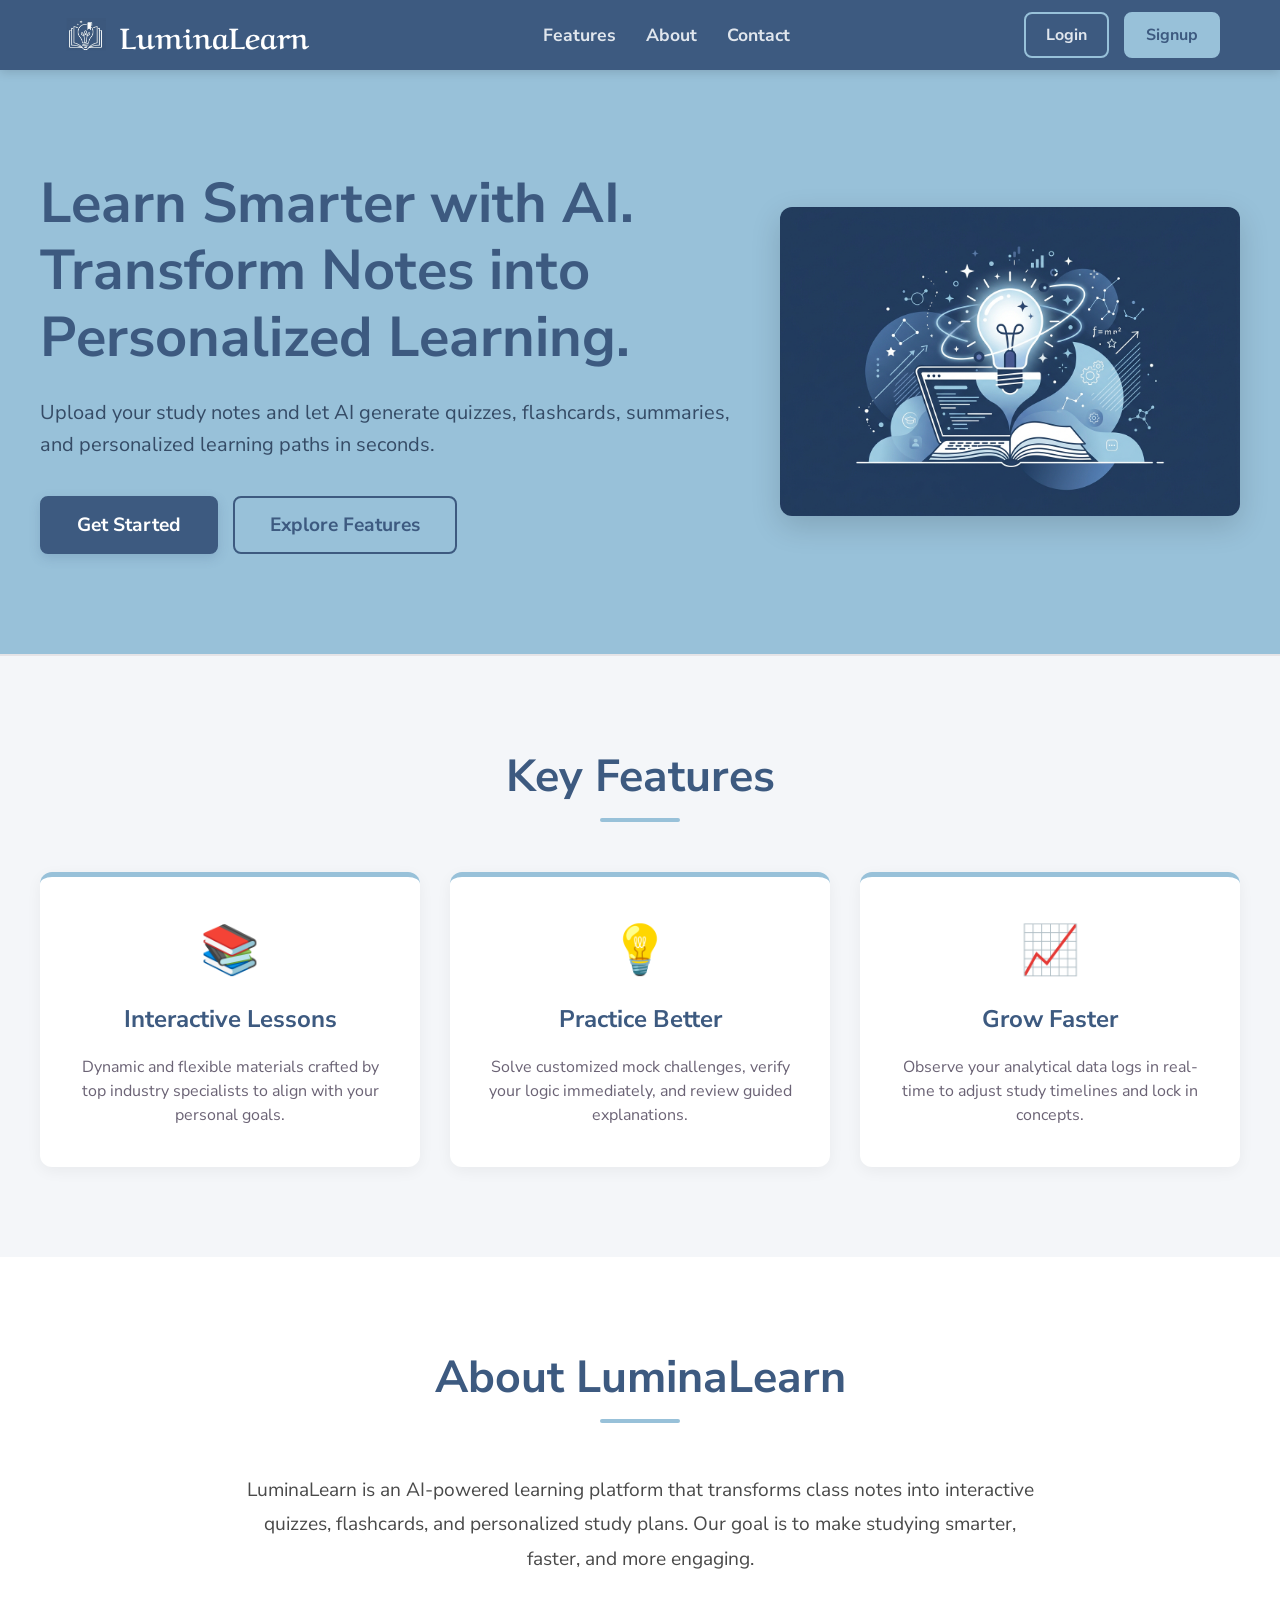
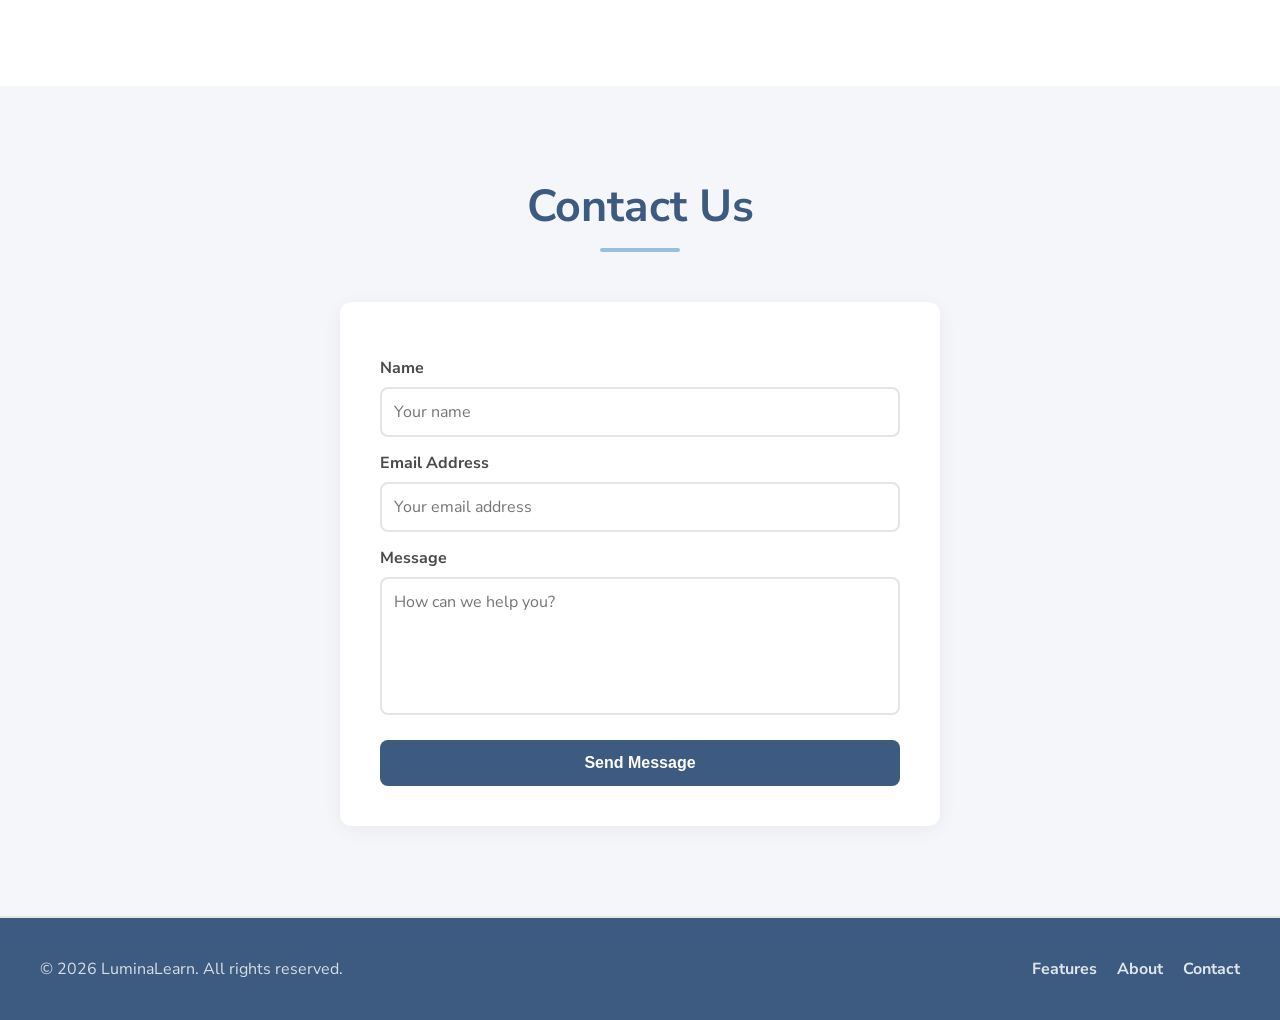
<file: index.html>
<!DOCTYPE html>
<html lang="en">
<head>
    <meta charset="UTF-8">
    <meta name="viewport" content="width=device-width, initial-scale=1.0">
    <title>LuminaLearn - Learn Smarter, Practice Better, Grow Faster</title>
    <link rel="icon" type="image/svg+xml" href="./public/favicon.svg">
    <link rel="stylesheet" href="./style.css">
</head>
<body>
    <!-- Navigation Bar -->
    <header class="navbar">
        <div class="nav-container">
            <a href="#" class="nav-logo">
                <div class="logo-icon-custom-nav"></div>
                <span class="nav-brand-name">LuminaLearn</span>
            </a>
            <nav class="nav-menu">
                <a href="#features">Features</a>
                <a href="#about">About</a>
                <a href="#contact">Contact</a>
            </nav>
            <div class="nav-actions">
                <a href="./login.html" class="btn btn-outline">Login</a>
                <a href="./signup.html" class="btn btn-filled">Signup</a>
            </div>
        </div>
    </header>

    <!-- Hero Section -->
    <section class="hero-section">
        <div class="hero-container">
            <div class="hero-content">
                <h1>Learn Smarter with AI. <br> Transform Notes into <br> Personalized Learning.</h1>
                <p>Upload your study notes and let AI generate quizzes, flashcards, summaries, and personalized learning paths in seconds.</p>
                <div class="hero-buttons">
                    <a href="./signup.html" class="btn btn-hero-cta">Get Started</a>
                    <a href="#features" class="btn btn-hero-outline">Explore Features</a>
                </div>
            </div>
            <div class="hero-image">
                <img src="./assets/hero.jpg" alt="LuminaLearn Interactive Learning illustration">
            </div>
        </div>
    </section>

    <!-- Features Section -->
    <section id="features" class="features-section">
        <div class="section-container">
            <h2 class="section-title">Key Features</h2>
            <div class="features-grid">
                <div class="feature-card">
                    <div class="feature-icon">📚</div>
                    <h3>Interactive Lessons</h3>
                    <p>Dynamic and flexible materials crafted by top industry specialists to align with your personal goals.</p>
                </div>
                <div class="feature-card">
                    <div class="feature-icon">💡</div>
                    <h3>Practice Better</h3>
                    <p>Solve customized mock challenges, verify your logic immediately, and review guided explanations.</p>
                </div>
                <div class="feature-card">
                    <div class="feature-icon">📈</div>
                    <h3>Grow Faster</h3>
                    <p>Observe your analytical data logs in real-time to adjust study timelines and lock in concepts.</p>
                </div>
            </div>
        </div>
    </section>

    <!-- About Section -->
    <section id="about" class="about-section">
        <div class="section-container">
            <h2 class="section-title">About LuminaLearn</h2>
            <div class="about-content">
                <div class="about-text">
                    <p>LuminaLearn is an AI-powered learning platform that transforms class notes into interactive quizzes, flashcards, and personalized study plans. Our goal is to make studying smarter, faster, and more engaging.</p>
                </div>
            </div>
        </div>
    </section>

    <!-- Contact Section -->
    <section id="contact" class="contact-section">
        <div class="section-container">
            <h2 class="section-title">Contact Us</h2>
            <div class="contact-card">
                <form id="contactForm" class="contact-form">
                    <label for="contactName">Name</label>
                    <input type="text" id="contactName" placeholder="Your name" required>

                    <label for="contactEmail">Email Address</label>
                    <input type="email" id="contactEmail" placeholder="Your email address" required>

                    <label for="contactMessage">Message</label>
                    <textarea id="contactMessage" rows="5" placeholder="How can we help you?" required></textarea>

                    <button type="submit" class="btn btn-submit">Send Message</button>
                </form>
            </div>
        </div>
    </section>

    <!-- Footer -->
    <footer class="footer">
        <div class="footer-container">
            <p>&copy; 2026 LuminaLearn. All rights reserved.</p>
            <div class="footer-links">
                <a href="#features">Features</a>
                <a href="#about">About</a>
                <a href="#contact">Contact</a>
            </div>
        </div>
    </footer>

    <script>
        // Basic contact form submit simulation
        document.getElementById('contactForm')?.addEventListener('submit', (e) => {
            e.preventDefault();
            const name = document.getElementById('contactName').value;
            alert(`Thank you, ${name}! Your message has been received.`);
            document.getElementById('contactForm').reset();
        });
    </script>
</body>
</html>
</file>
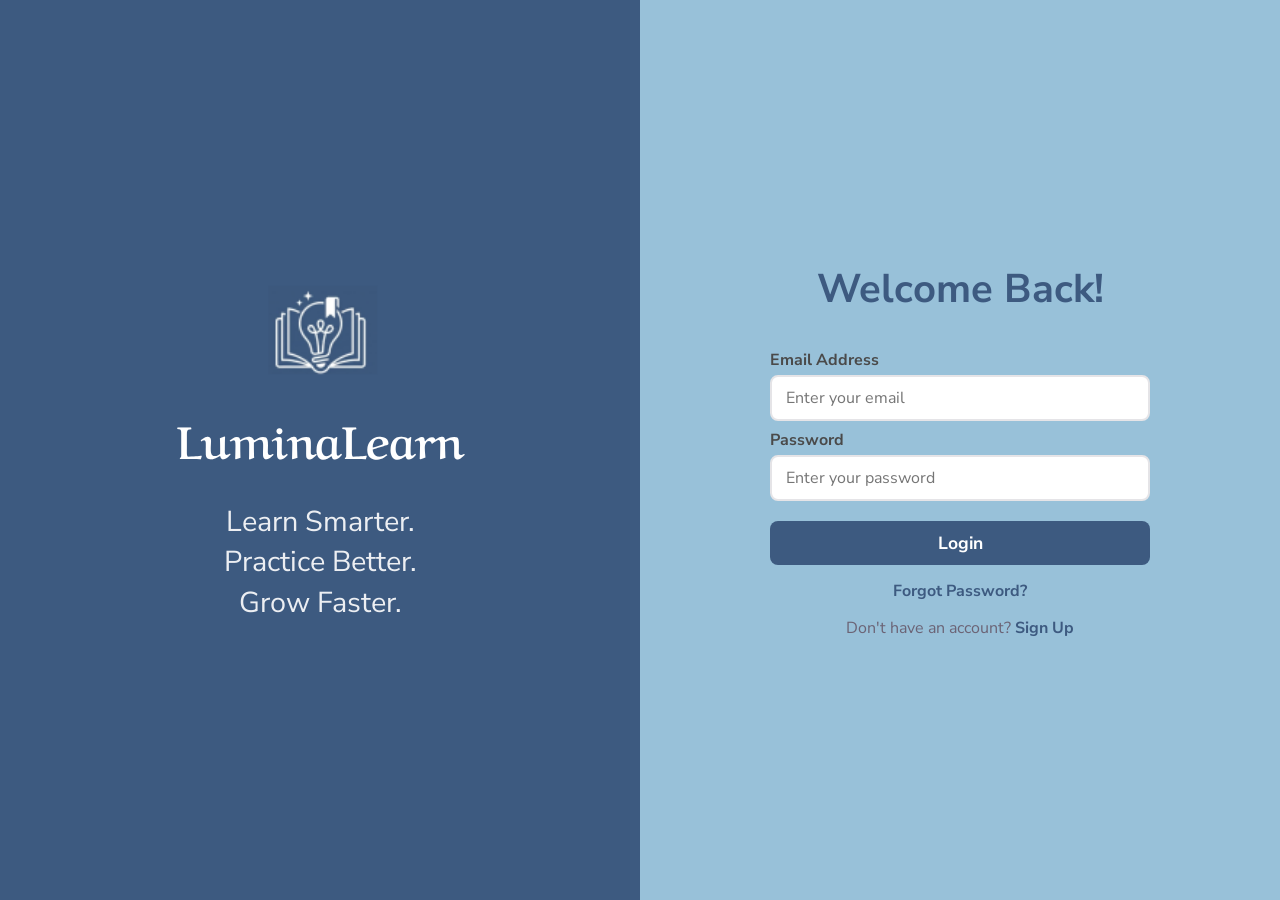
<file: login.html>
<!DOCTYPE html>
<html lang="en">
<head>
    <meta charset="UTF-8">
    <meta name="viewport" content="width=device-width, initial-scale=1.0">
    <title>LuminaLearn - Login</title>
    <link rel="icon" type="image/svg+xml" href="./public/favicon.svg">
    <link rel="stylesheet" href="./style.css">
</head>
<body>
    <div class="login-container">
        <!-- Left Side: Branding Panel -->
        <div class="branding-panel">
            <div class="logo-container">
                <div class="logo-icon-custom"></div>
                <h1 class="logo-title">LuminaLearn</h1>
            </div>
            <h2>
                Learn Smarter.
                <br>
                Practice Better.
                <br>
                Grow Faster.
            </h2>
        </div>

        <!-- Right Side: Login Form -->
        <div class="login-form-container">
            <h1>Welcome Back!</h1>
            <form id="loginForm">
                <label for="email">Email Address</label>
                <input
                    type="email"
                    id="email"
                    placeholder="Enter your email"
                    required
                >

                <label for="password">Password</label>
                <input
                    type="password"
                    id="password"
                    placeholder="Enter your password"
                    required
                >

                <button type="submit">
                    Login
                </button>
            </form>

            <div class="login-links">
                <a href="#">Forgot Password?</a>
                <p>
                    Don't have an account?
                    <a href="./signup.html">Sign Up</a>
                </p>
            </div>
        </div>
    </div>

    <script src="./script.js"></script>
</body>
</html>
</file>
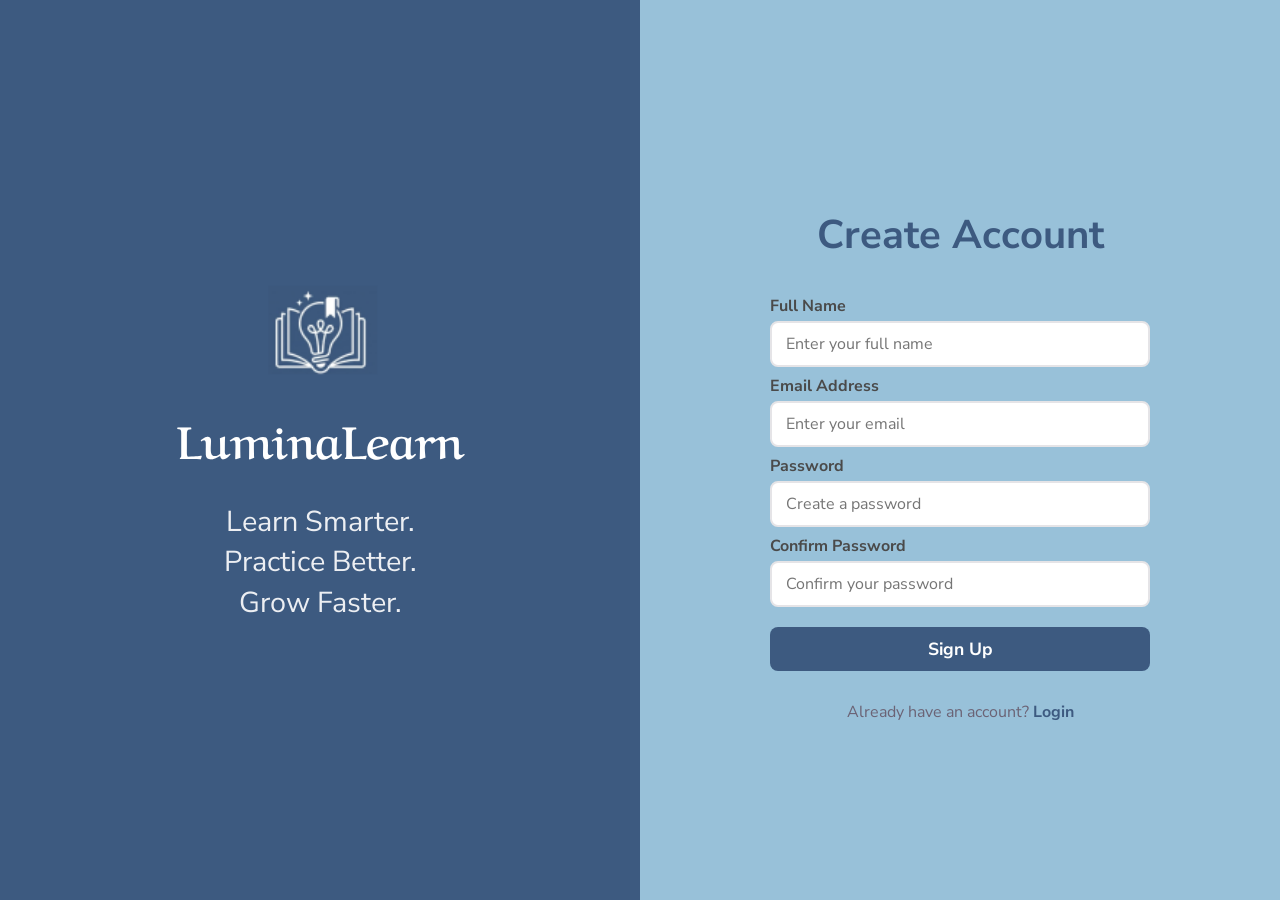
<file: signup.html>
<!DOCTYPE html>
<html lang="en">
<head>
    <meta charset="UTF-8">
    <meta name="viewport" content="width=device-width, initial-scale=1.0">
    <title>LuminaLearn - Sign Up</title>
    <link rel="icon" type="image/svg+xml" href="./public/favicon.svg">
    <link rel="stylesheet" href="./style.css">
</head>
<body>
    <div class="login-container">
        <!-- Left Side: Branding Panel -->
        <div class="branding-panel">
            <div class="logo-container">
                <div class="logo-icon-custom"></div>
                <h1 class="logo-title">LuminaLearn</h1>
            </div>
            <h2>
                Learn Smarter.
                <br>
                Practice Better.
                <br>
                Grow Faster.
            </h2>
        </div>

        <!-- Right Side: Sign Up Form -->
        <div class="login-form-container">
            <h1 class="signup-title">Create Account</h1>
            <form id="signupForm">
                <label for="fullName">Full Name</label>
                <input
                    type="text"
                    id="fullName"
                    placeholder="Enter your full name"
                    required
                >

                <label for="email">Email Address</label>
                <input
                    type="email"
                    id="email"
                    placeholder="Enter your email"
                    required
                >

                <label for="password">Password</label>
                <input
                    type="password"
                    id="password"
                    placeholder="Create a password"
                    required
                >

                <label for="confirmPassword">Confirm Password</label>
                <input
                    type="password"
                    id="confirmPassword"
                    placeholder="Confirm your password"
                    required
                >

                <button type="submit">
                    Sign Up
                </button>
            </form>

            <div class="login-links">
                <p>
                    Already have an account?
                    <a href="./index.html">Login</a>
                </p>
            </div>
        </div>
    </div>

    <script src="./signup.js"></script>
</body>
</html>
</file>
<file: style.css>
@import url('https://fonts.googleapis.com/css2?family=Aref+Ruqaa+Ink:wght@400;700&display=swap');
@import url('https://fonts.googleapis.com/css2?family=Nunito+Sans:wght@300;400;600;700;800&display=swap');

* {
    margin: 0;
    padding: 0;
    box-sizing: border-box;
}

body {
    margin: 0;
    font-family: 'Nunito Sans', sans-serif;
    background-color: #F4F6F9;
    color: #333;
    min-height: 100vh;
}

.login-container {
    display: flex;
    width: 100vw;
    height: 100vh;
    background-color: #98C1D9;
    overflow: hidden;
}

/* Left Panel: Branding */
.branding-panel {
    flex: 1;
    background: #3D5A80;
    color: white;
    display: flex;
    flex-direction: column;
    justify-content: center;
    align-items: center;
    gap: 30px;
    padding: 40px;
    box-shadow: 5px 0 15px rgba(0, 0, 0, 0.1);
}

.logo-container {
    display: flex;
    flex-direction: column;
    align-items: center;
    gap: 15px;
}

.logo-icon-custom {
    width: 120px;
    height: 110px;
    background: url(image.png) no-repeat center;
    background-size: contain;
    transition: transform 0.3s ease;
}

.logo-container:hover .logo-icon-custom {
    transform: scale(1.08);
}

.logo-title {
    font-family: 'Aref Ruqaa Ink', serif;
    font-size: 2.8rem;
    font-weight: 700;
    letter-spacing: -0.5px;
}

.branding-panel h2 {
    font-size: 1.8rem;
    line-height: 1.4;
    text-align: center;
    font-weight: 400;
    opacity: 0.9;
}

/* Right Panel: Login Form */
.login-form-container {
    flex: 1;
    display: flex;
    flex-direction: column;
    justify-content: center;
    align-items: center;
    background: #98C1D9;
    padding: 20px 40px;
}

.login-form-container h1 {
    font-size: 2.5rem;
    margin-bottom: 10px;
    color: #3D5A80;
}

.signup-title {
    margin-top: 30px;
}

.login-form-container form {
    display: flex;
    flex-direction: column;
    width: 100%;
    max-width: 380px;
    margin-top: 15px;
}

.login-form-container label {
    margin-bottom: 4px;
    margin-top: 8px;
    font-weight: 700;
    color: #4A4A4A;
}

.login-form-container input {
    padding: 10px 14px;
    border-radius: 8px;
    border: 2px solid #E5E4E7;
    outline: none;
    font-family: inherit;
    font-size: 1rem;
    transition: border-color 0.3s ease, box-shadow 0.3s ease;
}

.login-form-container input:focus {
    border-color: #3D5A80;
    box-shadow: 0 0 0 3px rgba(61, 90, 128, 0.15);
}

.login-form-container button {
    margin-top: 20px;
    padding: 10px 14px;
    background: #3D5A80;
    color: white;
    border: none;
    border-radius: 8px;
    cursor: pointer;
    font-family: inherit;
    font-size: 1.1rem;
    font-weight: 700;
    transition: background 0.3s ease, transform 0.2s ease, box-shadow 0.3s ease;
}

.login-form-container button:hover {
    background: #2B3F5A;
    box-shadow: 0 4px 12px rgba(61, 90, 128, 0.3);
}

.login-form-container button:active {
    transform: scale(0.98);
}

.login-links {
    margin-top: 15px;
    text-align: center;
}

.login-links a {
    color: #3D5A80;
    text-decoration: none;
    font-weight: 700;
    transition: color 0.2s ease;
}

.login-links a:hover {
    color: #2B3F5A;
    text-decoration: underline;
}

.login-links p {
    margin-top: 15px;
    color: #6B6375;
}

.login-links span {
    color: #3D5A80;
    font-weight: bold;
    cursor: pointer;
    margin-left: 5px;
    transition: color 0.2s ease;
}

.login-links span:hover {
    color: #2B3F5A;
}

/* Responsive Design */
@media (max-width: 768px) {
    .login-container {
        flex-direction: column;
    }
    
    .branding-panel {
        padding: 40px 20px;
        box-shadow: 0 5px 15px rgba(0, 0, 0, 0.1);
    }
    
    .login-form-container {
        padding: 40px 20px;
    }
    
    .logo-title {
        font-size: 2.2rem;
    }
    
    .branding-panel h2 {
        font-size: 1.4rem;
    }
}

/* --- LANDING PAGE STYLES --- */

/* Navigation Bar */
.navbar {
    position: sticky;
    top: 0;
    z-index: 1000;
    width: 100%;
    background: #3D5A80;
    box-shadow: 0 2px 10px rgba(0, 0, 0, 0.15);
    height: 70px;
    display: flex;
    align-items: center;
}

.nav-container {
    width: 100%;
    max-width: 1200px;
    margin: 0 auto;
    padding: 0 20px;
    display: flex;
    justify-content: space-between;
    align-items: center;
}

.nav-logo {
    display: flex;
    align-items: center;
    gap: 10px;
    text-decoration: none;
}

.logo-icon-custom-nav {
    width: 50px;
    height: 40px;
    background: url(image.png) no-repeat center;
    background-size: contain;
}

.nav-brand-name {
    font-family: 'Aref Ruqaa Ink', serif;
    color: white;
    font-size: 1.8rem;
    font-weight: 700;
}

.nav-menu {
    display: flex;
    gap: 30px;
}

.nav-menu a {
    color: #E0E6ED;
    text-decoration: none;
    font-size: 1.1rem;
    font-weight: 700;
    transition: color 0.3s ease;
    position: relative;
    padding: 5px 0;
}

.nav-menu a::after {
    content: '';
    position: absolute;
    bottom: 0;
    left: 0;
    width: 0;
    height: 2px;
    background: #98C1D9;
    transition: width 0.3s ease;
}

.nav-menu a:hover {
    color: #98C1D9;
}

.nav-menu a:hover::after {
    width: 100%;
}

.nav-actions {
    display: flex;
    gap: 15px;
}

/* Button styles */
.btn {
    display: inline-flex;
    justify-content: center;
    align-items: center;
    padding: 10px 20px;
    border-radius: 8px;
    font-size: 1rem;
    font-weight: 700;
    text-decoration: none;
    cursor: pointer;
    transition: background 0.3s ease, color 0.3s ease, transform 0.2s ease, box-shadow 0.3s ease;
}

.btn-outline {
    color: #E0E6ED;
    border: 2px solid #98C1D9;
    background: transparent;
}

.btn-outline:hover {
    background: #98C1D9;
    color: #3D5A80;
}

.btn-filled {
    background: #98C1D9;
    color: #3D5A80;
    border: 2px solid #98C1D9;
}

.btn-filled:hover {
    background: #7DB0D0;
    border-color: #7DB0D0;
    box-shadow: 0 4px 12px rgba(152, 193, 217, 0.3);
}

.btn-hero-cta {
    background: #3D5A80;
    color: white;
    border: 2px solid #3D5A80;
    padding: 14px 35px;
    font-size: 1.2rem;
    box-shadow: 0 4px 12px rgba(61, 90, 128, 0.2);
}

.btn-hero-cta:hover {
    background: #2B3F5A;
    border-color: #2B3F5A;
    box-shadow: 0 6px 18px rgba(61, 90, 128, 0.4);
    transform: translateY(-2px);
}

.btn-hero-outline {
    color: #3D5A80;
    border: 2px solid #3D5A80;
    background: transparent;
    padding: 14px 35px;
    font-size: 1.2rem;
}

.btn-hero-outline:hover {
    background: #3D5A80;
    color: white;
    transform: translateY(-2px);
    box-shadow: 0 6px 18px rgba(61, 90, 128, 0.2);
}

.hero-buttons {
    display: flex;
    gap: 15px;
    margin-top: 10px;
}

.btn-submit {
    background: #3D5A80;
    color: white;
    border: none;
    width: 100%;
}

.btn-submit:hover {
    background: #2B3F5A;
}

/* Hero Section */
.hero-section {
    padding: 100px 20px;
    background: #98C1D9;
    display: flex;
    justify-content: center;
    align-items: center;
    border-bottom: 2px solid #E5E4E7;
}

.hero-container {
    width: 100%;
    max-width: 1200px;
    display: flex;
    align-items: center;
    gap: 50px;
}

.hero-content {
    flex: 1.2;
    display: flex;
    flex-direction: column;
    align-items: flex-start;
    gap: 25px;
}

.hero-content h1 {
    font-size: 3.5rem;
    line-height: 1.2;
    color: #3D5A80;
    font-weight: 700;
}

.hero-content p {
    font-size: 1.25rem;
    line-height: 1.6;
    color: #2B3F5A;
    opacity: 0.9;
}

.hero-image {
    flex: 0.8;
    display: flex;
    justify-content: center;
    align-items: center;
}

.hero-image img {
    max-width: 100%;
    height: auto;
    border-radius: 12px;
    box-shadow: 0 10px 30px rgba(0, 0, 0, 0.15);
}

/* Sections */
.features-section, .about-section, .contact-section {
    padding: 90px 20px;
    display: flex;
    justify-content: center;
    background: #F4F6F9;
}

.about-section {
    background: #FFFFFF;
}

.section-container {
    width: 100%;
    max-width: 1200px;
    display: flex;
    flex-direction: column;
    align-items: center;
    gap: 50px;
}

.section-title {
    font-size: 2.8rem;
    color: #3D5A80;
    text-align: center;
    position: relative;
    padding-bottom: 15px;
}

.section-title::after {
    content: '';
    position: absolute;
    bottom: 0;
    left: 50%;
    transform: translateX(-50%);
    width: 80px;
    height: 4px;
    background: #98C1D9;
    border-radius: 2px;
}

/* Features Grid */
.features-grid {
    display: grid;
    grid-template-columns: repeat(3, 1fr);
    gap: 30px;
    width: 100%;
}

.feature-card {
    background: white;
    padding: 40px 30px;
    border-radius: 12px;
    box-shadow: 0 4px 15px rgba(0, 0, 0, 0.05);
    display: flex;
    flex-direction: column;
    align-items: center;
    text-align: center;
    gap: 20px;
    transition: transform 0.3s ease, box-shadow 0.3s ease;
    border-top: 5px solid #98C1D9;
}

.feature-card:hover {
    transform: translateY(-8px);
    box-shadow: 0 12px 30px rgba(61, 90, 128, 0.15);
}

.feature-icon {
    font-size: 3rem;
}

.feature-card h3 {
    font-size: 1.5rem;
    color: #3D5A80;
}

.feature-card p {
    font-size: 1rem;
    line-height: 1.5;
    color: #6B6375;
}

/* About Layout */
.about-content {
    width: 100%;
    max-width: 800px;
    text-align: center;
}

.about-text p {
    font-size: 1.2rem;
    line-height: 1.8;
    color: #4A4A4A;
    margin-bottom: 20px;
}

/* Contact Card */
.contact-card {
    background: white;
    width: 100%;
    max-width: 600px;
    padding: 40px;
    border-radius: 12px;
    box-shadow: 0 4px 20px rgba(0, 0, 0, 0.05);
}

.contact-form {
    display: flex;
    flex-direction: column;
    width: 100%;
}

.contact-form label {
    font-weight: 700;
    margin-bottom: 8px;
    margin-top: 15px;
    color: #4A4A4A;
}

.contact-form input, .contact-form textarea {
    padding: 12px;
    border-radius: 8px;
    border: 2px solid #E5E4E7;
    outline: none;
    font-family: inherit;
    font-size: 1rem;
    transition: border-color 0.3s ease, box-shadow 0.3s ease;
    resize: none;
}

.contact-form input:focus, .contact-form textarea:focus {
    border-color: #3D5A80;
    box-shadow: 0 0 0 3px rgba(61, 90, 128, 0.15);
}

.contact-form button {
    margin-top: 25px;
    padding: 14px;
}

/* Footer */
.footer {
    background: #3D5A80;
    color: white;
    padding: 40px 20px;
    display: flex;
    justify-content: center;
    border-top: 2px solid #E5E4E7;
}

.footer-container {
    width: 100%;
    max-width: 1200px;
    display: flex;
    justify-content: space-between;
    align-items: center;
}

.footer p {
    font-size: 1rem;
    opacity: 0.8;
}

.footer-links {
    display: flex;
    gap: 20px;
}

.footer-links a {
    color: #E0E6ED;
    text-decoration: none;
    transition: color 0.3s ease;
    font-weight: 700;
}

.footer-links a:hover {
    color: #98C1D9;
}

/* Landing Page Responsive */
@media (max-width: 992px) {
    .hero-container {
        flex-direction: column;
        text-align: center;
        gap: 40px;
    }
    
    .hero-content {
        align-items: center;
    }
    
    .hero-content h1 {
        font-size: 2.8rem;
    }
    
    .features-grid {
        grid-template-columns: 1fr;
        max-width: 450px;
    }
}

@media (max-width: 768px) {
    .navbar {
        height: auto;
        padding: 15px 0;
    }
    
    .nav-container {
        flex-direction: column;
        gap: 15px;
    }
    
    .nav-menu {
        gap: 20px;
    }
    
    .footer-container {
        flex-direction: column;
        gap: 15px;
        text-align: center;
    }
}
</file>
